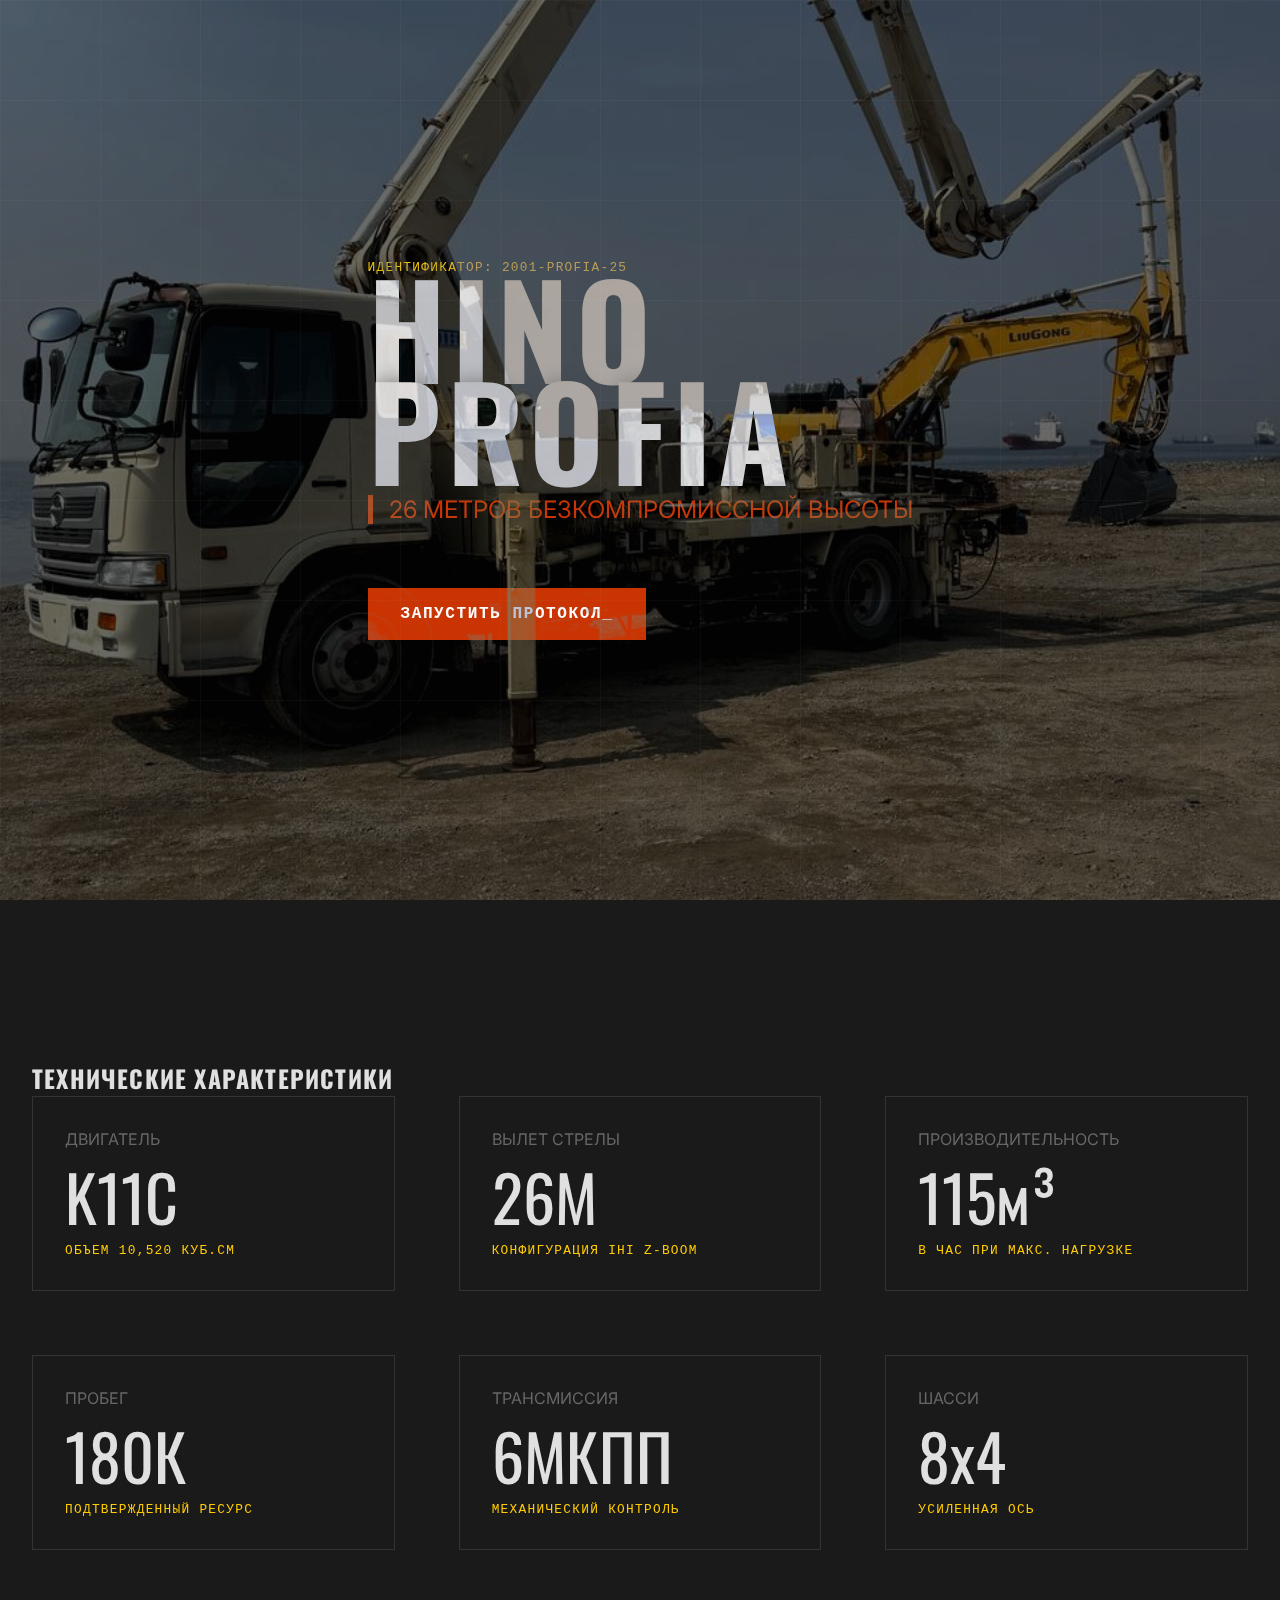
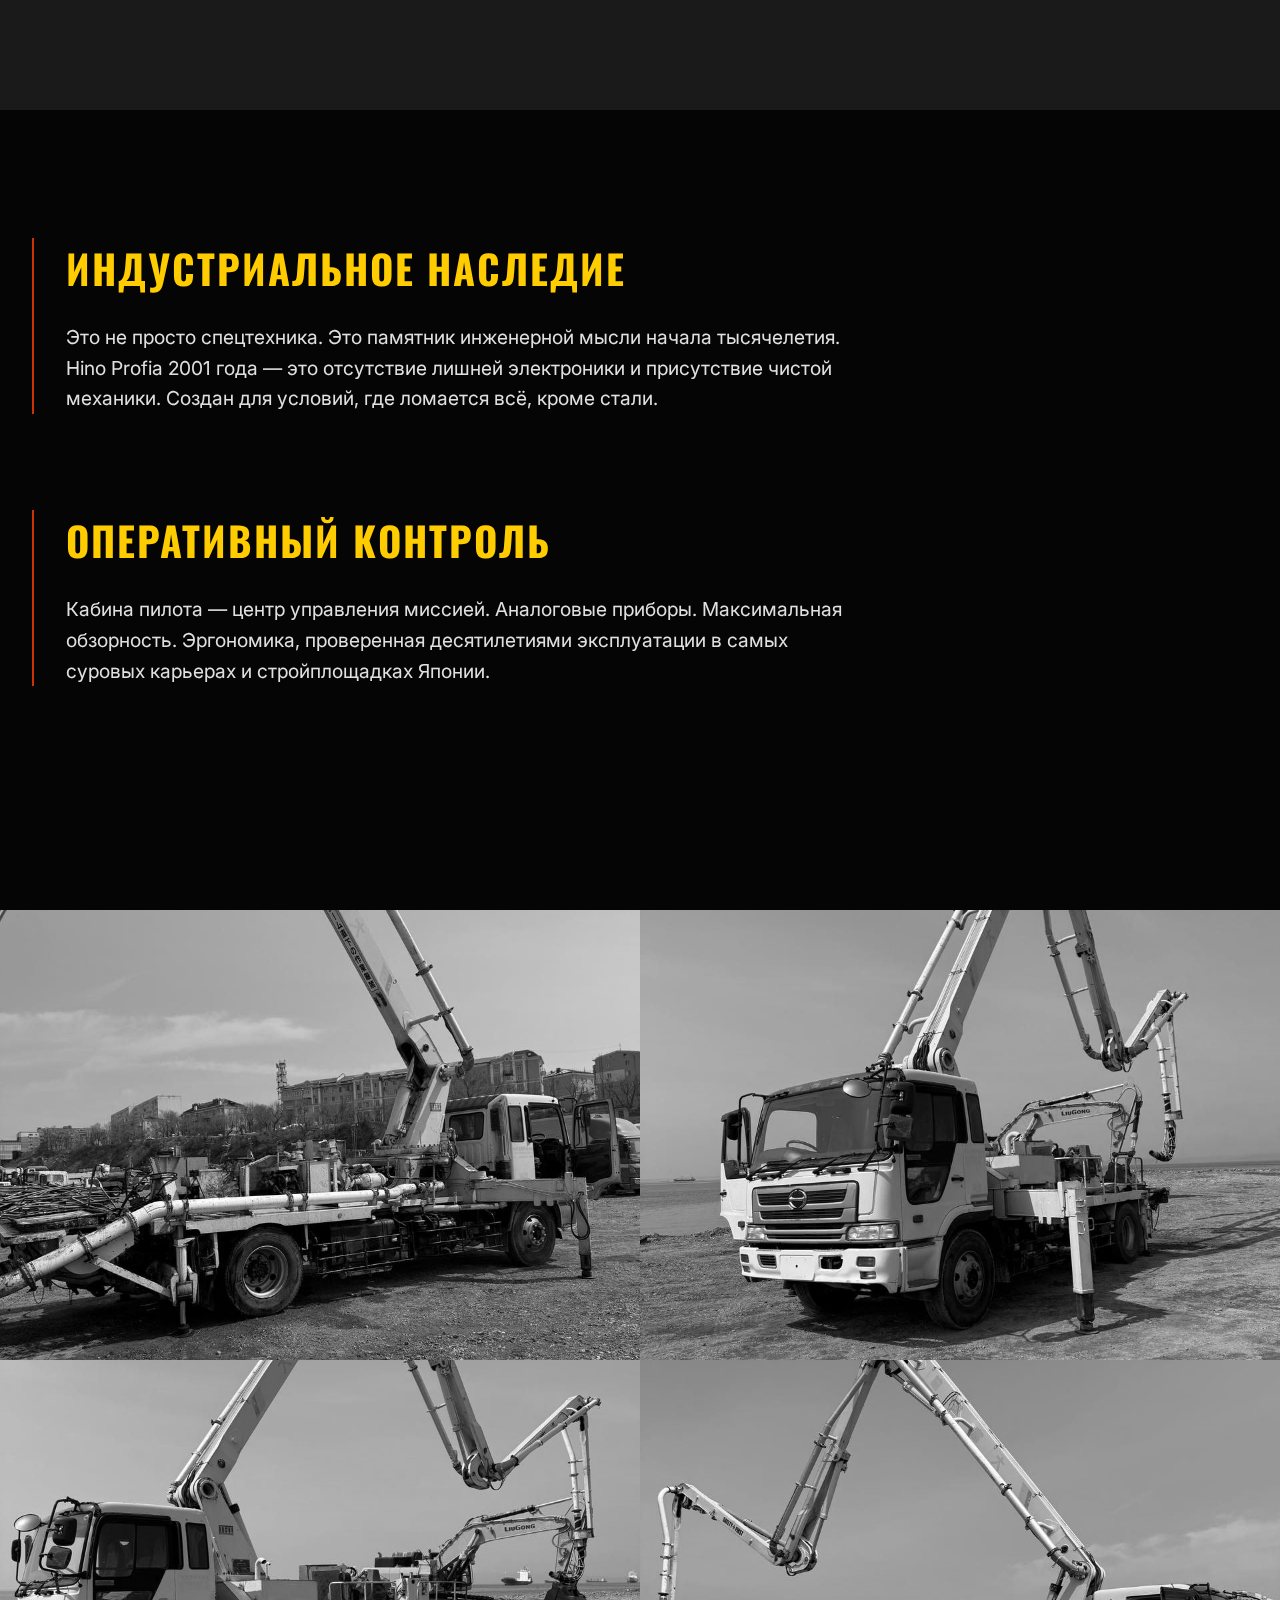
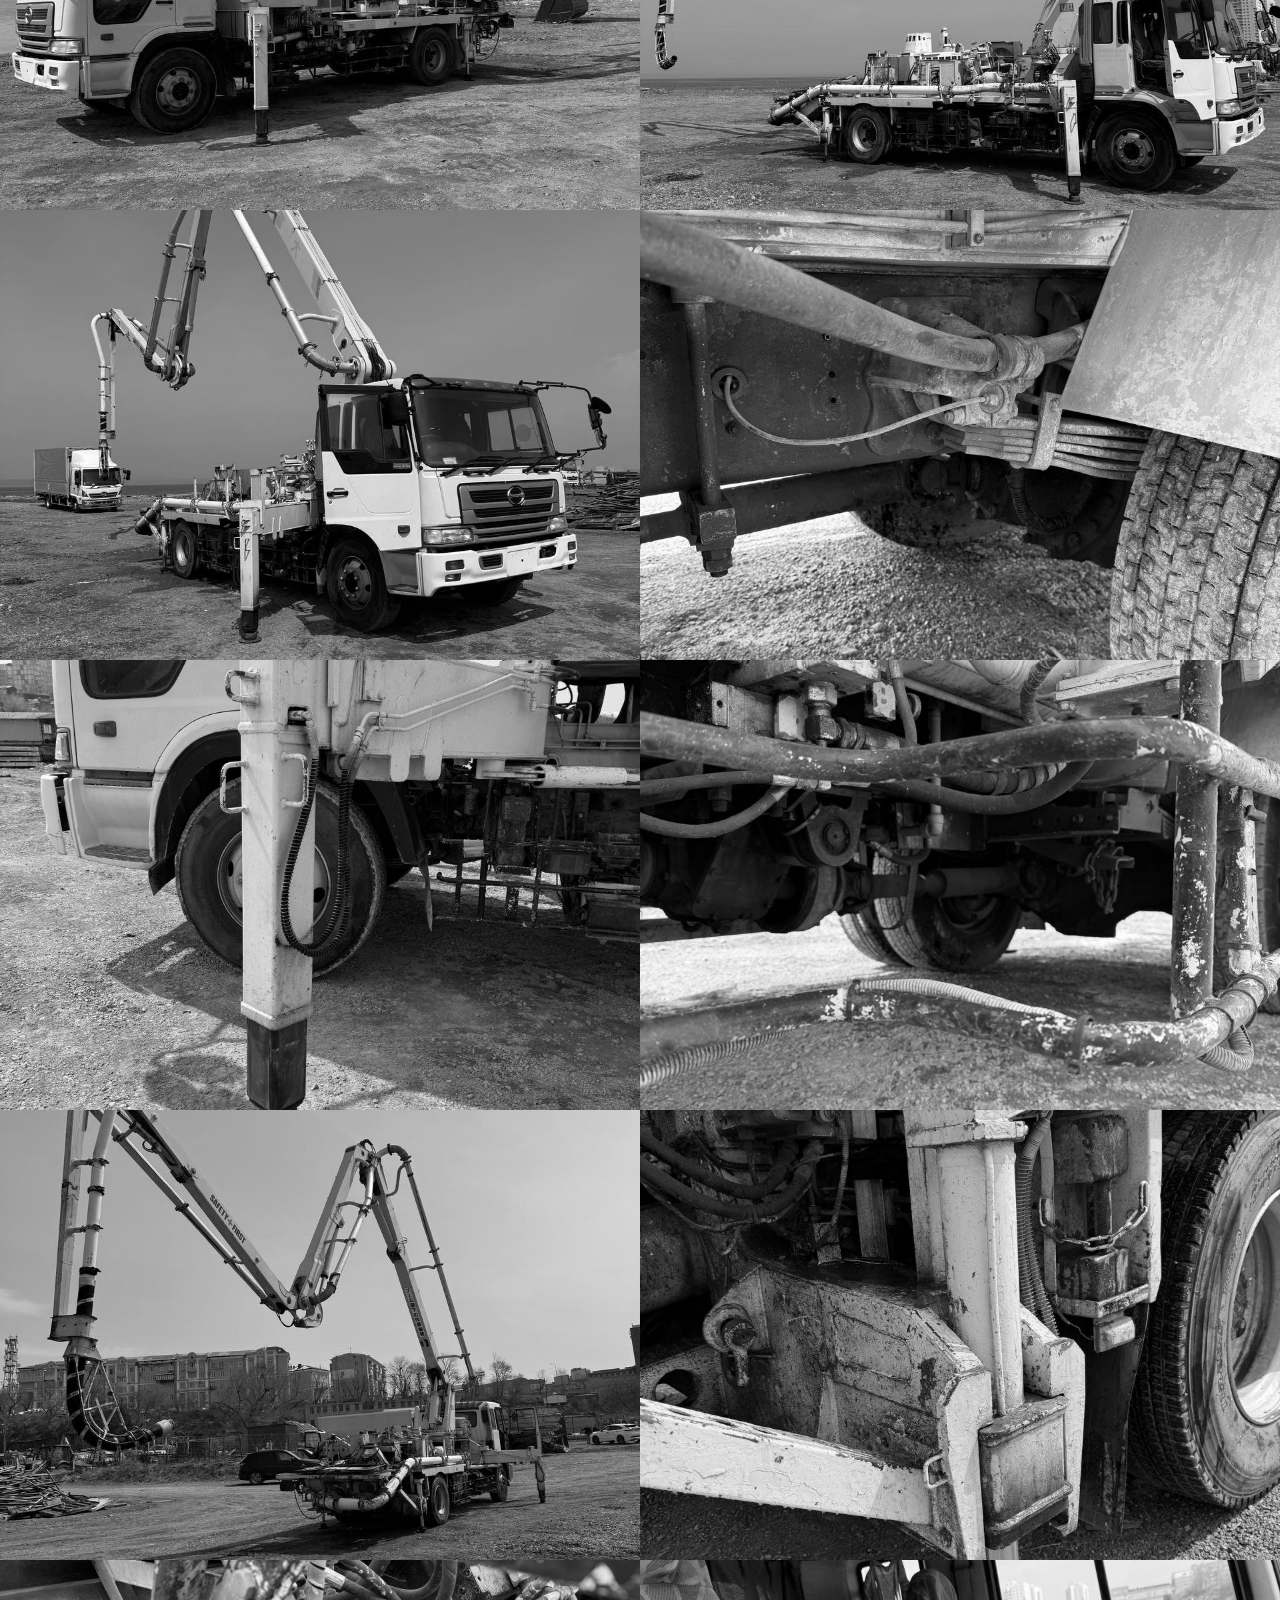
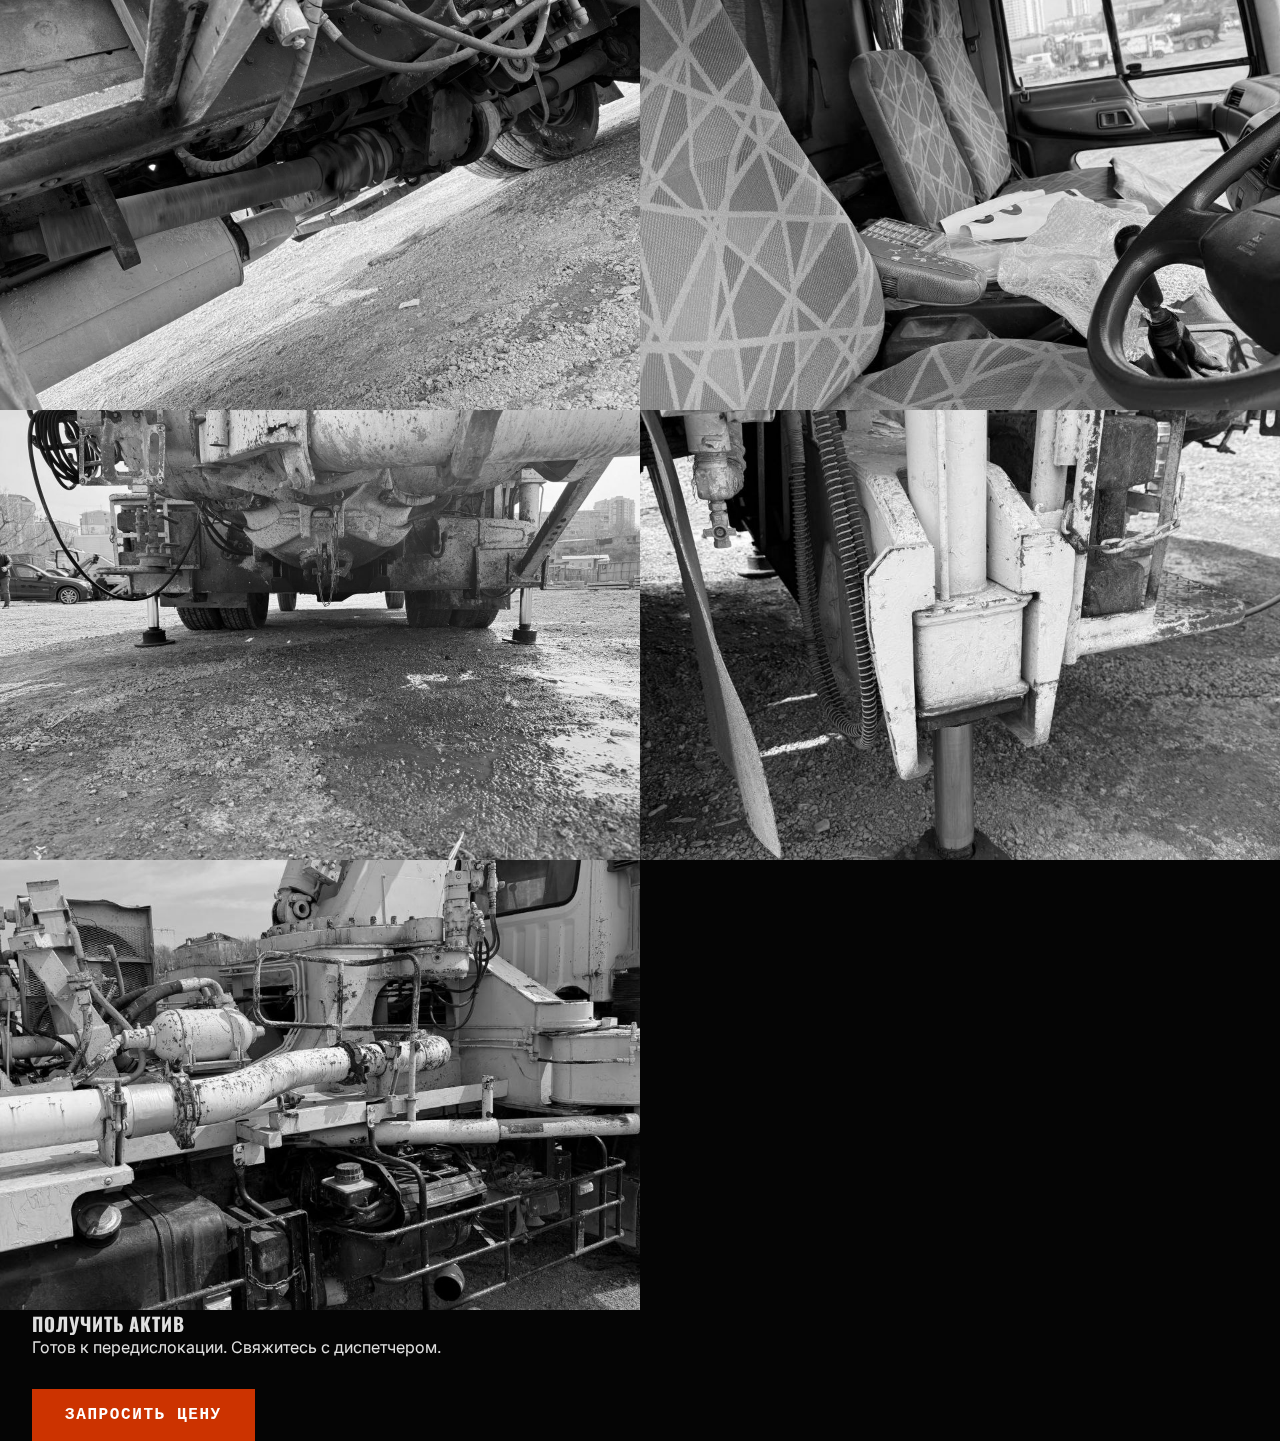
<file: index.html>
<!DOCTYPE html>
<html lang="en">

<head>
    <meta charset="UTF-8">
    <meta name="viewport" content="width=device-width, initial-scale=1.0">
    <title>Hino Profia | Industrial Dominance</title>
    <link rel="stylesheet" href="style.css">
    <link rel="preconnect" href="https://fonts.googleapis.com">
    <link rel="preconnect" href="https://fonts.gstatic.com" crossorigin>
    <link
        href="https://fonts.googleapis.com/css2?family=Inter:wght@400;600&family=Oswald:wght@500;700&family=Courier+Prime&display=swap"
        rel="stylesheet">
</head>

<body>

    <div class="grid-overlay"></div>
    <div class="spotlight" id="spotlight"></div>

    <header class="hero">
        <video autoplay muted loop class="hero-bg" poster="assets/hino_1.jpg">
            <img src="assets/hino_1.jpg" class="hero-bg" alt="Hino Profia Front">
        </video>
        <div class="container hero-content">
            <div class="tech-text">ИДЕНТИФИКАТОР: 2001-PROFIA-25</div>
            <h1 class="hero-title">HINO<br>PROFIA</h1>
            <p class="hero-subtitle">26 МЕТРОВ БЕЗКОМПРОМИССНОЙ ВЫСОТЫ</p>
            <a href="#specs" class="btn-primary">ЗАПУСТИТЬ ПРОТОКОЛ_</a>
        </div>
    </header>

    <section id="specs" class="specs">
        <div class="container">
            <h2 class="section-title">ТЕХНИЧЕСКИЕ ХАРАКТЕРИСТИКИ</h2>
            <div class="specs-grid">
                <article class="spec-card">
                    <span class="spec-label">Двигатель</span>
                    <span class="spec-value">K11C</span>
                    <p class="tech-text">ОБЪЕМ 10,520 КУБ.СМ</p>
                </article>
                <article class="spec-card">
                    <span class="spec-label">Вылет стрелы</span>
                    <span class="spec-value">26М</span>
                    <p class="tech-text">КОНФИГУРАЦИЯ IHI Z-BOOM</p>
                </article>
                <article class="spec-card">
                    <span class="spec-label">Производительность</span>
                    <span class="spec-value">115м³</span>
                    <p class="tech-text">В ЧАС ПРИ МАКС. НАГРУЗКЕ</p>
                </article>
                <article class="spec-card">
                    <span class="spec-label">Пробег</span>
                    <span class="spec-value">180К</span>
                    <p class="tech-text">ПОДТВЕРЖДЕННЫЙ РЕСУРС</p>
                </article>
                <!-- New Data Points -->
                <article class="spec-card">
                    <span class="spec-label">Трансмиссия</span>
                    <span class="spec-value">6МКПП</span>
                    <p class="tech-text">МЕХАНИЧЕСКИЙ КОНТРОЛЬ</p>
                </article>
                <article class="spec-card">
                    <span class="spec-label">Шасси</span>
                    <span class="spec-value">8x4</span>
                    <p class="tech-text">УСИЛЕННАЯ ОСЬ</p>
                </article>
            </div>
        </div>
    </section>

    <section class="details-text">
        <div class="container">
            <div class="text-block">
                <h3>ИНДУСТРИАЛЬНОЕ НАСЛЕДИЕ</h3>
                <p>Это не просто спецтехника. Это памятник инженерной мысли начала тысячелетия. Hino Profia 2001 года —
                    это отсутствие лишней электроники и присутствие чистой механики. Создан для условий, где ломается
                    всё, кроме стали.</p>
            </div>
            <div class="text-block">
                <h3>ОПЕРАТИВНЫЙ КОНТРОЛЬ</h3>
                <p>Кабина пилота — центр управления миссией. Аналоговые приборы. Максимальная обзорность. Эргономика,
                    проверенная десятилетиями эксплуатации в самых суровых карьерах и стройплощадках Японии.</p>
            </div>
        </div>
    </section>

    <section class="gallery">
        <div class="gallery-item">
            <img src="assets/hino_2.jpg" alt="Detail 1" class="noir-filter">
        </div>
        <div class="gallery-item">
            <img src="assets/hino_3.jpg" alt="Detail 2" class="noir-filter">
        </div>
        <div class="gallery-item">
            <img src="assets/hino_4.jpg" alt="Detail 3" class="noir-filter">
        </div>
        <div class="gallery-item">
            <img src="assets/hino_5.jpg" alt="Detail 4" class="noir-filter">
        </div>
        <div class="gallery-item">
            <img src="assets/hino_6.jpg" alt="Detail 5" class="noir-filter">
        </div>
        <div class="gallery-item">
            <img src="assets/hino_7.jpg" alt="Detail 6" class="noir-filter">
        </div>
        <div class="gallery-item">
            <img src="assets/hino_8.jpg" alt="Detail 7" class="noir-filter">
        </div>
        <div class="gallery-item">
            <img src="assets/hino_9.jpg" alt="Detail 8" class="noir-filter">
        </div>
        <div class="gallery-item">
            <img src="assets/hino_10.jpg" alt="Detail 9" class="noir-filter">
        </div>
        <div class="gallery-item">
            <img src="assets/hino_11.jpg" alt="Detail 10" class="noir-filter">
        </div>
        <div class="gallery-item">
            <img src="assets/hino_12.jpg" alt="Detail 11" class="noir-filter">
        </div>
        <div class="gallery-item">
            <img src="assets/hino_13.jpg" alt="Detail 12" class="noir-filter">
        </div>
        <div class="gallery-item">
            <img src="assets/hino_14.jpg" alt="Detail 13" class="noir-filter">
        </div>
        <div class="gallery-item">
            <img src="assets/hino_15.jpg" alt="Detail 14" class="noir-filter">
        </div>
        <div class="gallery-item">
            <img src="assets/hino_16.jpg" alt="Detail 15" class="noir-filter">
        </div>
    </section>

    <footer class="contact">
        <div class="container">
            <h3>ПОЛУЧИТЬ АКТИВ</h3>
            <p>Готов к передислокации. Свяжитесь с диспетчером.</p>
            <a href="#" class="btn-primary">ЗАПРОСИТЬ ЦЕНУ</a>
        </div>
    </footer>

    <script src="script.js"></script>
</body>

</html>
</file>
<file: style.css>
:root {
    --color-void: #050505;
    --color-metal: #1a1a1a;
    --color-chrome: #e0e0e0;
    --color-rust: #CC3300;
    /* Deep industrial orange */
    --color-signal: #ffcc00;
    /* Safety yellow */
    --font-heading: 'Oswald', sans-serif;
    --font-body: 'Inter', sans-serif;
    --font-tech: 'Courier New', monospace;
    --ease-hydraulic: cubic-bezier(0.6, 0.05, 0.01, 0.99);
}

*,
*::before,
*::after {
    box-sizing: border-box;
    margin: 0;
    padding: 0;
}

body {
    background-color: var(--color-void);
    color: var(--color-chrome);
    font-family: var(--font-body);
    overflow-x: hidden;
    cursor: crosshair;
}

/* Typography */
h1,
h2,
h3 {
    font-family: var(--font-heading);
    text-transform: uppercase;
    letter-spacing: 0.05em;
}

.tech-text {
    font-family: var(--font-tech);
    color: var(--color-signal);
    font-size: 0.8rem;
    letter-spacing: 0.1em;
}

/* Layout utilities */
.container {
    max-width: 1600px;
    margin: 0 auto;
    padding: 0 2rem;
}

.grid-overlay {
    position: fixed;
    top: 0;
    left: 0;
    width: 100%;
    height: 100%;
    pointer-events: none;
    background:
        linear-gradient(to right, rgba(255, 255, 255, 0.03) 1px, transparent 1px),
        linear-gradient(to bottom, rgba(255, 255, 255, 0.03) 1px, transparent 1px);
    background-size: 100px 100px;
    z-index: 1000;
    animation: scan-grid 20s linear infinite;
}

@keyframes scan-grid {
    0% {
        transform: translateY(0);
    }

    100% {
        transform: translateY(100px);
    }
}

/* Hero Section */
.hero {
    height: 100vh;
    display: flex;
    align-items: center;
    position: relative;
    overflow: hidden;
}

.hero-bg {
    position: absolute;
    top: 0;
    left: 0;
    width: 100%;
    height: 100%;
    object-fit: cover;
    opacity: 0.4;
    filter: grayscale(100%) contrast(120%);
    z-index: 0;
    transform: scale(1.1);
    transition: transform 2s var(--ease-hydraulic);
}

.hero:hover .hero-bg {
    transform: scale(1);
    filter: grayscale(0%) contrast(110%);
}

.hero-content {
    position: relative;
    z-index: 10;
    padding: 4rem;
    max-width: 800px;
    mix-blend-mode: exclusion;
}

.hero-title {
    font-size: 8rem;
    line-height: 0.8;
    margin-bottom: 1rem;
    color: var(--color-chrome);
    text-shadow: 0 0 20px rgba(0, 0, 0, 0.5);
}

.hero-subtitle {
    font-size: 1.5rem;
    color: var(--color-rust);
    margin-bottom: 2rem;
    border-left: 5px solid var(--color-rust);
    padding-left: 1rem;
}

/* Spotlight Effect */
.spotlight {
    position: absolute;
    top: 0;
    left: 0;
    width: 600px;
    height: 600px;
    background: radial-gradient(circle, rgba(255, 255, 255, 0.1) 0%, transparent 70%);
    pointer-events: none;
    transform: translate(-50%, -50%);
    mix-blend-mode: overlay;
    z-index: 5;
    transition: opacity 0.2s;
}

/* Specs Section */
.specs {
    padding: 10rem 0;
    background: var(--color-metal);
    position: relative;
}

.specs-grid {
    display: grid;
    grid-template-columns: repeat(auto-fit, minmax(300px, 1fr));
    gap: 4rem;
}

.spec-card {
    border: 1px solid #333;
    padding: 2rem;
    transition: background 0.3s, transform 0.3s;
}

.spec-card:hover {
    background: var(--color-void);
    border-color: var(--color-rust);
    transform: translateY(-10px);
}

.spec-value {
    font-size: 4rem;
    font-family: var(--font-heading);
    color: var(--color-chrome);
    display: block;
}

.spec-label {
    font-size: 1rem;
    color: #666;
    text-transform: uppercase;
}

/* Gallery */
.gallery {
    display: grid;
    grid-template-columns: repeat(2, 1fr);
    width: 100%;
}

.gallery-item {
    height: 50vh;
    position: relative;
    overflow: hidden;
    cursor: pointer;
}

.gallery-item img {
    width: 100%;
    height: 100%;
    object-fit: cover;
    transition: transform 0.5s var(--ease-hydraulic);
    filter: grayscale(100%);
}

.gallery-item:hover img {
    transform: scale(1.05);
    filter: grayscale(0%);
}

.noir-filter {
    filter: grayscale(100%) contrast(120%) brightness(0.9);
    transition: filter 0.5s;
}

.noir-filter:hover {
    filter: grayscale(0%) contrast(100%) brightness(1);
}

/* Text Details Section */
.details-text {
    padding: 8rem 0;
    background: var(--color-void);
    color: var(--color-chrome);
}

.text-block {
    margin-bottom: 6rem;
    border-left: 2px solid var(--color-rust);
    padding-left: 2rem;
}

.text-block h3 {
    font-size: 2.5rem;
    margin-bottom: 1.5rem;
    color: var(--color-signal);
}

.text-block p {
    font-size: 1.2rem;
    line-height: 1.6;
    max-width: 800px;
    font-family: var(--font-body);
}

/* Button override */
.btn-primary {
    display: inline-block;
    padding: 1rem 2rem;
    background: var(--color-rust);
    color: white;
    text-decoration: none;
    font-family: var(--font-tech);
    font-weight: bold;
    text-transform: uppercase;
    letter-spacing: 0.1em;
    border: 1px solid var(--color-rust);
    transition: all 0.3s;
    margin-top: 2rem;
}

.btn-primary:hover {
    background: transparent;
    color: var(--color-rust);
    box-shadow: 0 0 20px rgba(204, 51, 0, 0.4);
}/* Mobile Responsiveness */
@media (max-width: 768px) {
    .container {
        padding: 0 1rem;
    }

    .hero-title {
        font-size: 4rem;
    }

    .hero-subtitle {
        font-size: 1rem;
    }

    .hero-content {
        padding: 1rem;
    }

    .specs {
        padding: 5rem 0;
    }

    .specs-grid {
        grid-template-columns: 1fr;
        gap: 2rem;
    }

    .spec-value {
        font-size: 3rem;
    }

    .gallery {
        grid-template-columns: 1fr;
    }

    .gallery-item {
        height: 30vh;
    }

    .details-text {
        padding: 4rem 0;
    }

    .text-block h3 {
        font-size: 2rem;
    }
}
</file>
